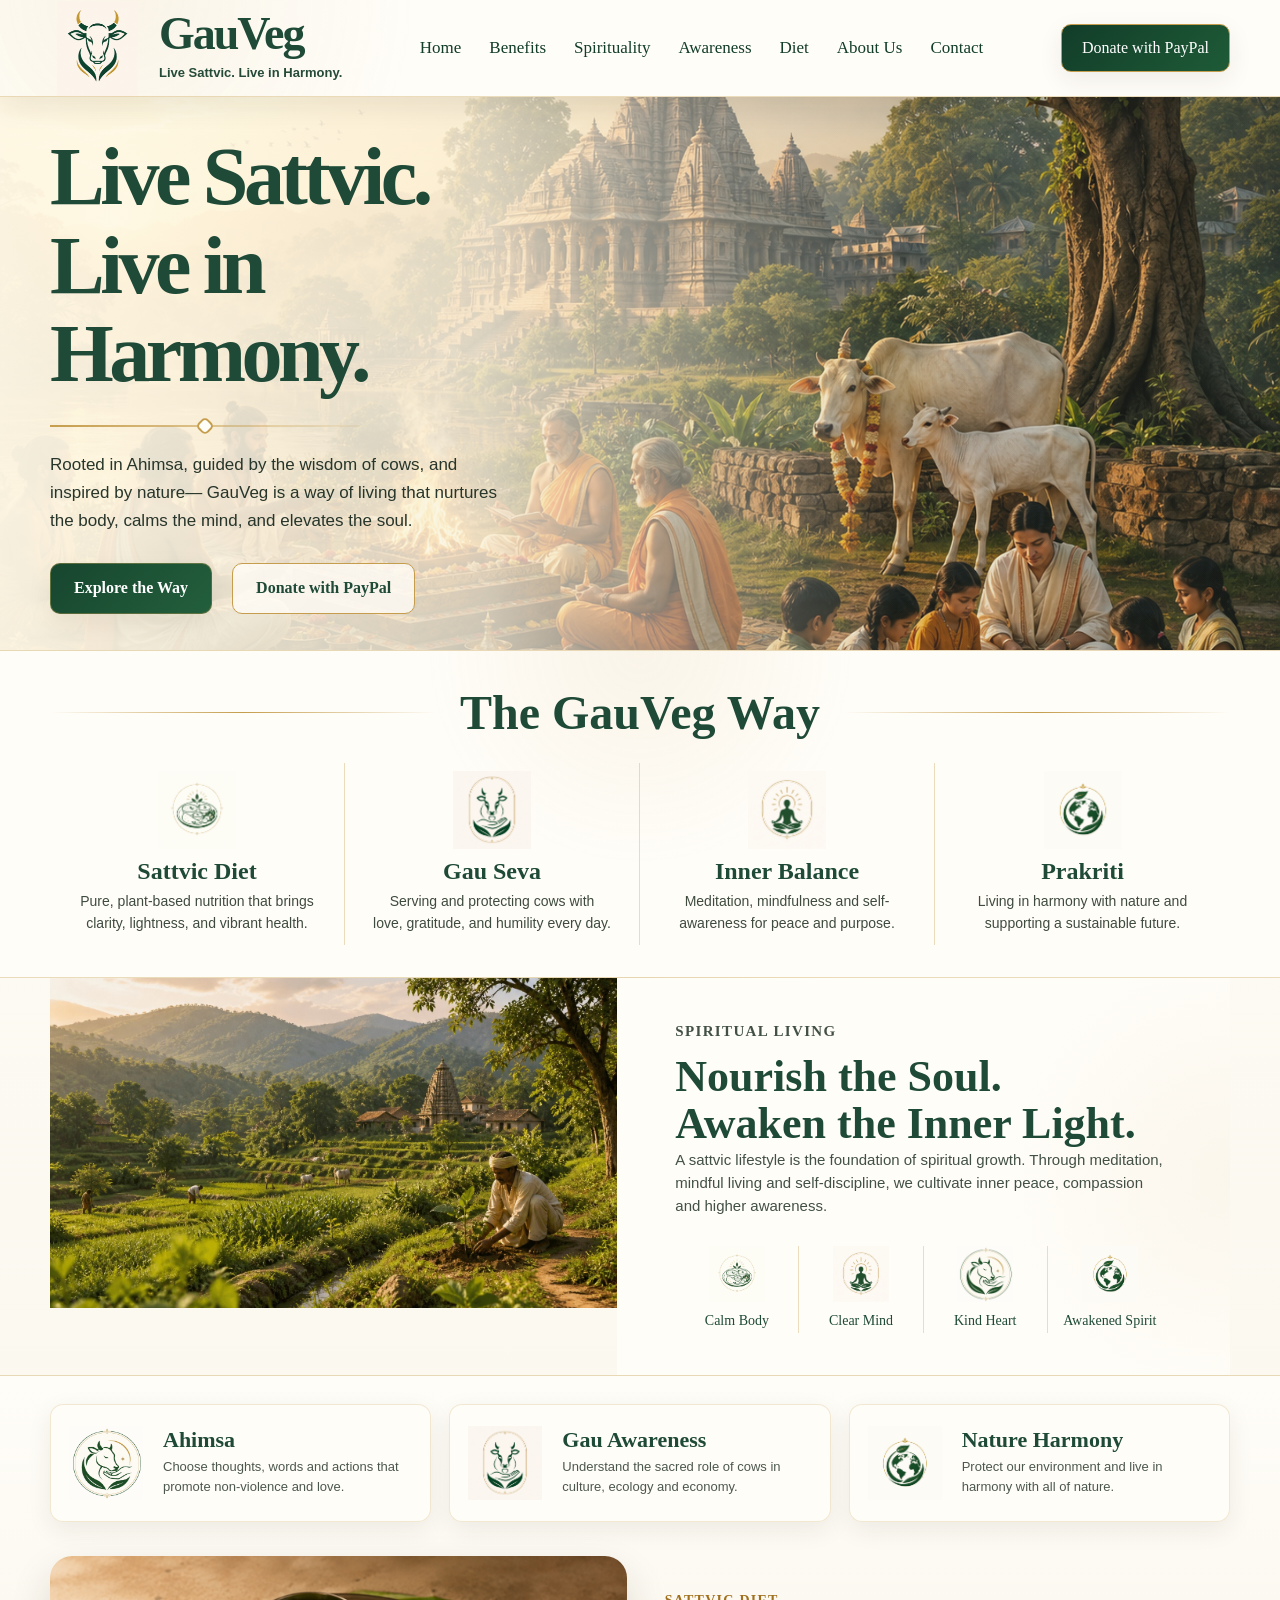
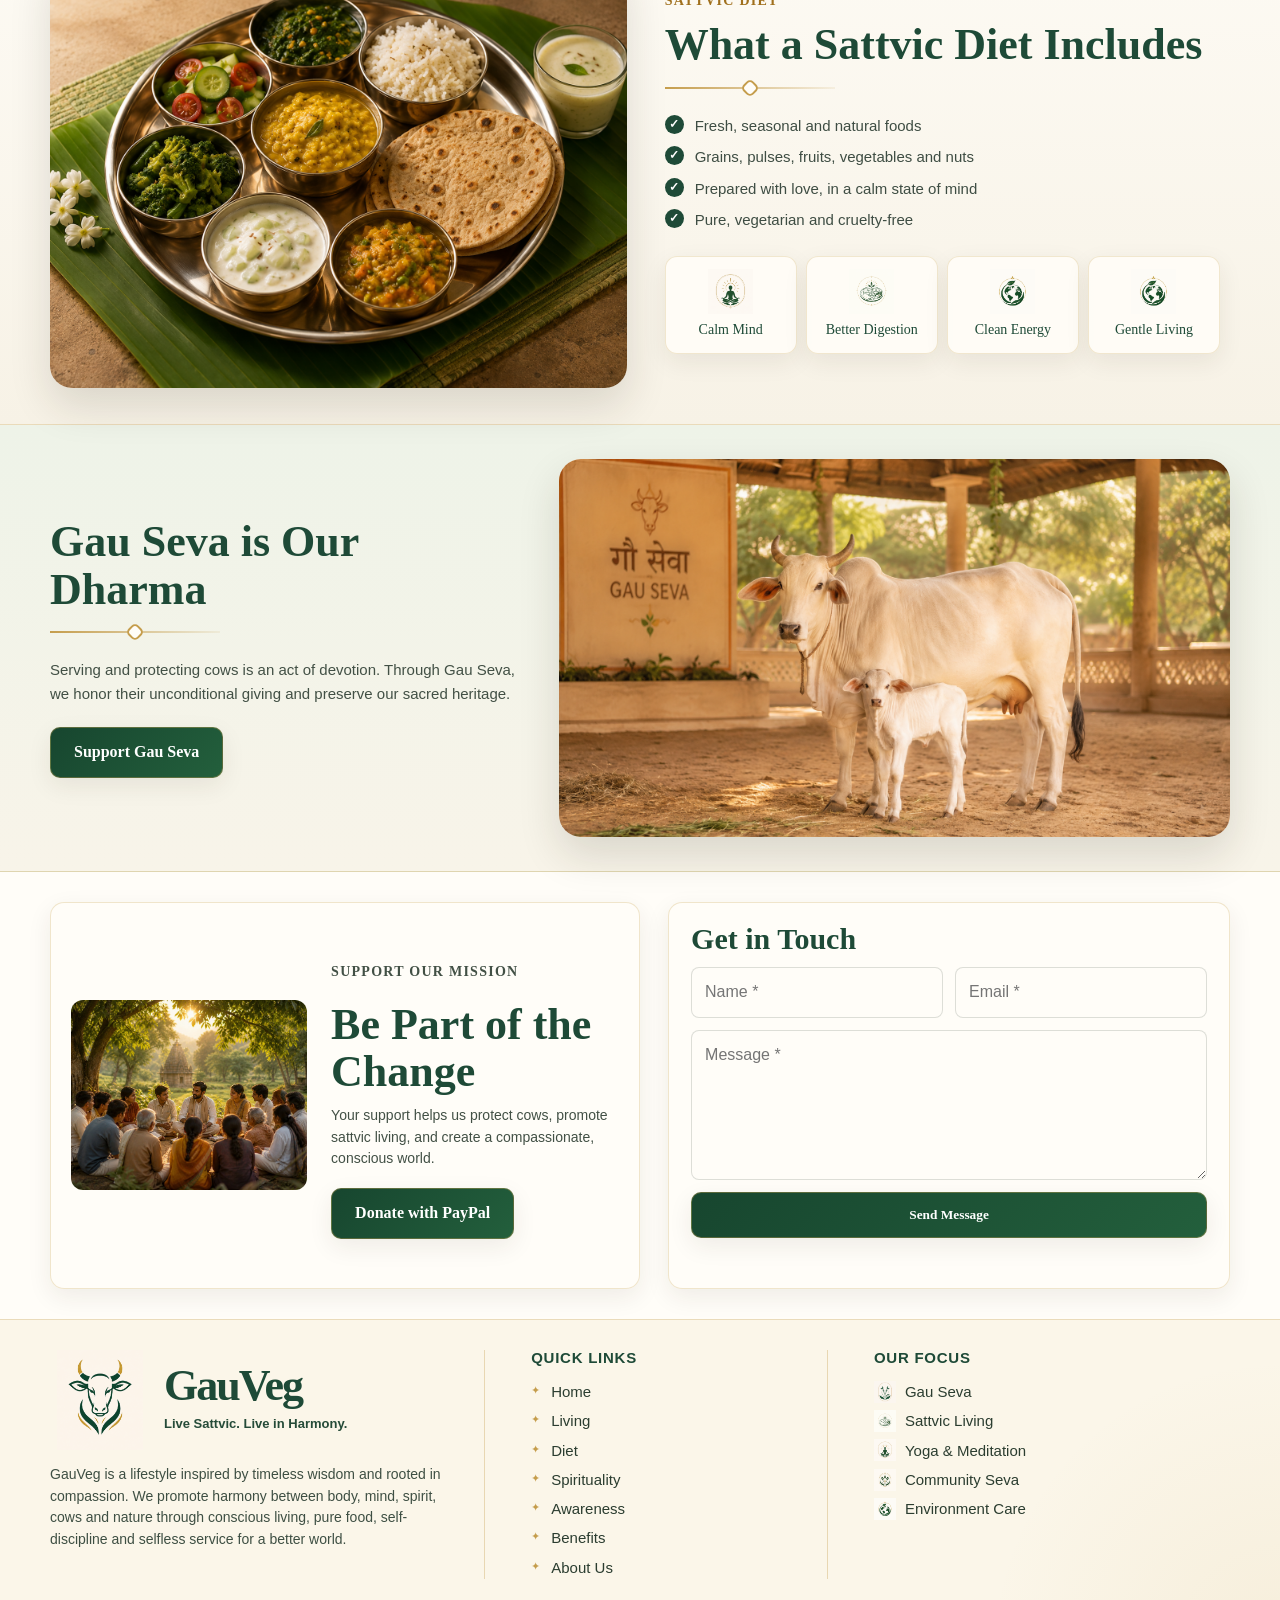
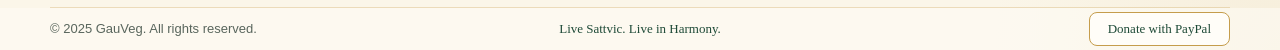
<file: index.html>
<!DOCTYPE html>
<html lang="en">
<head>
  <meta charset="UTF-8" />
  <meta name="viewport" content="width=device-width, initial-scale=1.0" />

  <title>GauVeg | Live Sattvic. Live in Harmony.</title>
  <meta name="description" content="GauVeg promotes sattvic living, Gau Seva, spiritual awareness, compassion, and harmony with nature." />

  <link rel="icon" href="assets/favicons/favicon-app-icon.png" sizes="any" />
  <link rel="icon" type="image/svg+xml" href="assets/favicons/favicon-app-icon.png" />
  <link rel="apple-touch-icon" href="assets/favicons/favicon-app-icon.png" />
  <link rel="stylesheet" href="styles.css" />
</head>

<body>
  <header class="site-header">
    <div class="container nav-shell">
      <a href="#home" class="brand" aria-label="GauVeg home">
        <img src="assets/logos/logo-header-emblem.png" alt="GauVeg cow logo" />
        <span>
          <strong>GauVeg</strong>
          <small>Live Sattvic. Live in Harmony.</small>
        </span>
      </a>

      <input type="checkbox" id="nav-toggle" class="nav-toggle" aria-label="Open navigation" />
      <label for="nav-toggle" class="hamburger" aria-hidden="true">
        <span></span><span></span><span></span>
      </label>

      <nav class="main-nav" aria-label="Primary navigation">
        <a href="#home">Home</a>
        <a href="#benefits">Benefits</a>
        <a href="#spirituality">Spirituality</a>
        <a href="#awareness">Awareness</a>
        <a href="#diet">Diet</a>
        <a href="#about">About Us</a>
        <a href="#contact">Contact</a>
      </nav>

      <a class="donate-nav" href="https://www.paypal.com/donate/?hosted_button_id=N2Q2J8TVBKBF2">
        Donate with PayPal
      </a>
    </div>
  </header>

  <main id="home">
    <section class="hero">
      <div class="hero-bg">
        <img src="assets/images/hero-landscape.jpg" alt="Temple landscape with peaceful cows and nature" />
      </div>

      <div class="container hero-content">
        <div class="hero-copy">
          <h1>Live Sattvic.<br />Live in Harmony.</h1>
          <div class="gold-rule" aria-hidden="true"><span></span></div>
          <p>
            Rooted in Ahimsa, guided by the wisdom of cows, and inspired by nature—
            GauVeg is a way of living that nurtures the body, calms the mind,
            and elevates the soul.
          </p>

          <div class="hero-actions">
            <a class="btn btn-primary" href="#benefits">Explore the Way</a>
            <a class="btn btn-secondary" href="https://www.paypal.com/donate/?hosted_button_id=N2Q2J8TVBKBF2">
              Donate with PayPal
            </a>
          </div>
        </div>
      </div>
    </section>

    <section id="benefits" class="way-section">
      <div class="container">
        <div class="section-title">
          <div class="line"></div>
          <h2>The GauVeg Way</h2>
          <div class="line"></div>
        </div>

        <div class="way-grid">
          <article>
            <img src="assets/icons/icon-sattvic-living.png" alt="" aria-hidden="true" />
            <h3>Sattvic Diet</h3>
            <p>Pure, plant-based nutrition that brings clarity, lightness, and vibrant health.</p>
          </article>

          <article>
            <img src="assets/icons/icon-gau-seva.png" alt="" aria-hidden="true" />
            <h3>Gau Seva</h3>
            <p>Serving and protecting cows with love, gratitude, and humility every day.</p>
          </article>

          <article>
            <img src="assets/icons/icon-yoga-meditation.png" alt="" aria-hidden="true" />
            <h3>Inner Balance</h3>
            <p>Meditation, mindfulness and self-awareness for peace and purpose.</p>
          </article>

          <article>
            <img src="assets/icons/icon-environment-care.png" alt="" aria-hidden="true" />
            <h3>Prakriti</h3>
            <p>Living in harmony with nature and supporting a sustainable future.</p>
          </article>
        </div>
      </div>
    </section>

    <section id="spirituality" class="spiritual-section panel-section">
      <div class="container split-panel">
        <div class="image-panel">
          <img src="assets/images/spirituality.jpg" alt="Meditation and sunrise in a spiritual landscape" />
        </div>

        <div class="copy-panel">
          <p class="eyebrow">Spiritual Living</p>
          <h2>Nourish the Soul.<br />Awaken the Inner Light.</h2>
          <p>
            A sattvic lifestyle is the foundation of spiritual growth. Through meditation,
            mindful living and self-discipline, we cultivate inner peace, compassion
            and higher awareness.
          </p>

          <div class="mini-icons">
            <div>
              <img src="assets/icons/icon-sattvic-living.png" alt="" aria-hidden="true" />
              <span>Calm Body</span>
            </div>
            <div>
              <img src="assets/icons/icon-yoga-meditation.png" alt="" aria-hidden="true" />
              <span>Clear Mind</span>
            </div>
            <div>
              <img src="assets/icons/icon-ahimsa.png" alt="" aria-hidden="true" />
              <span>Kind Heart</span>
            </div>
            <div>
              <img src="assets/icons/icon-environment-care.png" alt="" aria-hidden="true" />
              <span>Awakened Spirit</span>
            </div>
          </div>
        </div>
      </div>
    </section>

    <section id="awareness" class="awareness-diet-zone">
      <div class="container">
        <div class="awareness-cards">
          <article>
            <img src="assets/icons/icon-ahimsa.png" alt="" aria-hidden="true" />
            <div>
              <h3>Ahimsa</h3>
              <p>Choose thoughts, words and actions that promote non-violence and love.</p>
            </div>
          </article>

          <article>
            <img src="assets/icons/icon-gau-seva.png" alt="" aria-hidden="true" />
            <div>
              <h3>Gau Awareness</h3>
              <p>Understand the sacred role of cows in culture, ecology and economy.</p>
            </div>
          </article>

          <article>
            <img src="assets/icons/icon-environment-care.png" alt="" aria-hidden="true" />
            <div>
              <h3>Nature Harmony</h3>
              <p>Protect our environment and live in harmony with all of nature.</p>
            </div>
          </article>
        </div>

        <div id="diet" class="diet-row">
          <div class="diet-image">
            <img src="assets/images/sattvic-meal.png" alt="Sattvic vegetarian meal" />
          </div>

          <div class="diet-copy">
            <p class="eyebrow">Sattvic Diet</p>
            <h2>What a Sattvic Diet Includes</h2>
            <div class="gold-rule slim" aria-hidden="true"><span></span></div>

            <ul class="check-list">
              <li>Fresh, seasonal and natural foods</li>
              <li>Grains, pulses, fruits, vegetables and nuts</li>
              <li>Prepared with love, in a calm state of mind</li>
              <li>Pure, vegetarian and cruelty-free</li>
            </ul>

            <div class="diet-benefits">
              <article>
                <img src="assets/icons/icon-yoga-meditation.png" alt="" aria-hidden="true" />
                <span>Calm Mind</span>
              </article>
              <article>
                <img src="assets/icons/icon-sattvic-living.png" alt="" aria-hidden="true" />
                <span>Better Digestion</span>
              </article>
              <article>
                <img src="assets/icons/icon-environment-care.png" alt="" aria-hidden="true" />
                <span>Clean Energy</span>
              </article>
              <article>
                <img src="assets/icons/icon-environment-care.png" alt="" aria-hidden="true" />
                <span>Gentle Living</span>
              </article>
            </div>
          </div>
        </div>
      </div>
    </section>

    <section class="gau-section">
      <div class="container gau-row">
        <div class="gau-copy">
          <h2>Gau Seva is Our Dharma</h2>
          <div class="gold-rule slim" aria-hidden="true"><span></span></div>
          <p>
            Serving and protecting cows is an act of devotion. Through Gau Seva,
            we honor their unconditional giving and preserve our sacred heritage.
          </p>

          <a class="btn btn-primary" href="https://www.paypal.com/donate/?hosted_button_id=N2Q2J8TVBKBF2">
            Support Gau Seva
          </a>
        </div>

        <div class="gau-image">
          <img src="assets/images/gau-seva.jpg" alt="Cow and calf in a peaceful shelter" />
        </div>
      </div>
    </section>

    <section id="contact" class="support-contact">
      <div class="container support-contact-row">
        <div id="about" class="support-card">
          <div class="support-photo">
            <img src="assets/images/community.jpg" alt="Community gathering for conscious living" />
          </div>

          <div class="support-copy">
            <p class="eyebrow">Support Our Mission</p>
            <h2>Be Part of the Change</h2>
            <p>
              Your support helps us protect cows, promote sattvic living,
              and create a compassionate, conscious world.
            </p>
            <a class="btn btn-primary" href="https://www.paypal.com/donate/?hosted_button_id=N2Q2J8TVBKBF2">
              Donate with PayPal
            </a>
          </div>
        </div>

        <form id="contactForm" class="contact-form">
          <h2>Get in Touch</h2>
          <div class="field-row">
            <input type="text" name="name" placeholder="Name *" required />
            <input type="email" name="email" placeholder="Email *" required />
          </div>
          <textarea name="message" rows="5" placeholder="Message *" required></textarea>
          <button type="submit" class="btn btn-primary">Send Message</button>
          <p id="formStatus" class="form-status" aria-live="polite"></p>
        </form>
      </div>
    </section>
  </main>

  <footer class="site-footer">
    <div class="container footer-main">
      <div class="footer-about">
        <a class="footer-brand" href="#home">
          <img src="assets/logos/logo-header-emblem.png" alt="GauVeg logo" />
          <span>
            <strong>GauVeg</strong>
            <small>Live Sattvic. Live in Harmony.</small>
          </span>
        </a>

        <p>
          GauVeg is a lifestyle inspired by timeless wisdom and rooted in compassion.
          We promote harmony between body, mind, spirit, cows and nature through
          conscious living, pure food, self-discipline and selfless service for a better world.
        </p>
      </div>

      <div class="footer-links">
        <h3>Quick Links</h3>
        <a href="#home">Home</a>
        <a href="#benefits">Living</a>
        <a href="#diet">Diet</a>
        <a href="#spirituality">Spirituality</a>
        <a href="#awareness">Awareness</a>
        <a href="#benefits">Benefits</a>
        <a href="#about">About Us</a>
      </div>

      <div class="footer-focus">
        <h3>Our Focus</h3>
        <div><img src="assets/icons/icon-gau-seva.png" alt="" aria-hidden="true" /> Gau Seva</div>
        <div><img src="assets/icons/icon-sattvic-living.png" alt="" aria-hidden="true" /> Sattvic Living</div>
        <div><img src="assets/icons/icon-yoga-meditation.png" alt="" aria-hidden="true" /> Yoga &amp; Meditation</div>
        <div><img src="assets/icons/icon-community-seva.png" alt="" aria-hidden="true" /> Community Seva</div>
        <div><img src="assets/icons/icon-environment-care.png" alt="" aria-hidden="true" /> Environment Care</div>
      </div>
    </div>

    <div class="footer-bottom">
      <div class="container footer-bottom-inner">
        <p>© 2025 GauVeg. All rights reserved.</p>
        <p>Live Sattvic. Live in Harmony.</p>
        <a href="https://www.paypal.com/donate/?hosted_button_id=N2Q2J8TVBKBF2">
          Donate with PayPal
        </a>
      </div>
    </div>
  </footer>

  <script src="contact-form.js"></script>
</body>
</html>
</file>
<file: styles.css>
/* ==========================================================
   GauVeg Website V4
   Premium Indian organic editorial approach
   ========================================================== */

:root {
  --cream: #f7f2e6;
  --cream-2: #fffdf8;
  --warm: #efe4cc;
  --green: #1e4a37;
  --green-2: #123d29;
  --green-3: #6e8c6a;
  --gold: #c59d4c;
  --gold-2: #d9b66b;
  --ink: #233328;
  --muted: #5c6a5f;
  --line: rgba(197, 157, 76, 0.36);
  --shadow: 0 18px 42px rgba(45, 35, 20, 0.14);
  --soft-shadow: 0 8px 24px rgba(45, 35, 20, 0.08);
  --max: 1180px;
}

* {
  box-sizing: border-box;
}

html {
  scroll-behavior: smooth;
  scroll-padding-top: 92px;
}

body {
  margin: 0;
  color: var(--ink);
  background:
    radial-gradient(circle at top left, rgba(197, 157, 76, 0.12), transparent 28%),
    linear-gradient(180deg, #fffdf8 0%, #f7f2e6 100%);
  font-family: Arial, Helvetica, sans-serif;
  line-height: 1.55;
}

img {
  display: block;
  max-width: 100%;
}

a {
  color: inherit;
  text-decoration: none;
}

.container {
  width: min(var(--max), calc(100% - 36px));
  margin-inline: auto;
}

h1,
h2,
h3 {
  margin: 0;
  color: var(--green);
  font-family: Georgia, "Times New Roman", serif;
  line-height: 1.08;
}

p {
  margin: 0;
}

.site-header {
  position: sticky;
  top: 0;
  z-index: 50;
  background:
    radial-gradient(circle at 10% 0%, rgba(197, 157, 76, 0.09), transparent 25%),
    rgba(255, 253, 248, 0.96);
  border-bottom: 1px solid rgba(197, 157, 76, 0.35);
  box-shadow: 0 10px 26px rgba(34, 27, 18, 0.08);
  backdrop-filter: blur(16px);
}

.nav-shell {
  min-height: 88px;
  display: grid;
  grid-template-columns: auto 1fr auto;
  gap: 24px;
  align-items: center;
}

.brand {
  display: inline-flex;
  align-items: center;
  gap: 12px;
}

.brand img {
  width: 60px;
  height: 60px;
}

.brand span {
  display: grid;
}

.brand strong {
  color: var(--green);
  font-family: Georgia, "Times New Roman", serif;
  font-size: 41px;
  line-height: 0.9;
  letter-spacing: -0.035em;
}

.brand small {
  margin-top: 8px;
  color: #2d4e3a;
  font-size: 12px;
  font-weight: 700;
}

.main-nav {
  justify-self: center;
  display: flex;
  align-items: center;
  gap: clamp(16px, 2.3vw, 28px);
  color: var(--green-2);
  font-family: Georgia, "Times New Roman", serif;
  font-size: 17px;
}

.main-nav a {
  position: relative;
  padding: 8px 0;
}

.main-nav a::after {
  content: "";
  position: absolute;
  left: 50%;
  bottom: 0;
  width: 0;
  height: 2px;
  border-radius: 99px;
  background: var(--gold);
  transform: translateX(-50%);
  transition: width 0.22s ease;
}

.main-nav a:hover::after {
  width: 100%;
}

.donate-nav {
  justify-self: end;
  display: inline-flex;
  min-height: 44px;
  align-items: center;
  justify-content: center;
  padding: 11px 20px;
  border-radius: 10px;
  color: #fff;
  background: linear-gradient(135deg, var(--green-2), #1e5b37);
  border: 1px solid var(--gold);
  box-shadow: var(--soft-shadow);
  font-family: Georgia, "Times New Roman", serif;
  font-size: 16px;
}

.nav-toggle,
.hamburger {
  display: none;
}

.btn {
  display: inline-flex;
  min-height: 46px;
  align-items: center;
  justify-content: center;
  gap: 8px;
  padding: 12px 23px;
  border-radius: 10px;
  border: 1px solid transparent;
  font-weight: 700;
  font-family: Georgia, "Times New Roman", serif;
  transition: transform 0.22s ease, box-shadow 0.22s ease, filter 0.22s ease;
  cursor: pointer;
}

.btn:hover {
  transform: translateY(-2px);
  box-shadow: var(--shadow);
  filter: saturate(1.08);
}

.btn-primary {
  color: #fff;
  background: linear-gradient(135deg, #17462f, #235f3c);
  border-color: rgba(197, 157, 76, 0.38);
  box-shadow: var(--soft-shadow);
}

.btn-secondary {
  color: var(--green);
  background: rgba(255, 253, 248, 0.78);
  border-color: var(--gold);
}

/* Hero */

.hero {
  position: relative;
  min-height: 430px;
  overflow: hidden;
  border-bottom: 1px solid var(--line);
}

.hero-bg {
  position: absolute;
  inset: 0;
}

.hero-bg::after {
  content: "";
  position: absolute;
  inset: 0;
  background:
    linear-gradient(90deg, rgba(255, 248, 230, 0.96) 0%, rgba(255, 248, 230, 0.78) 38%, rgba(255, 248, 230, 0.08) 70%),
    linear-gradient(180deg, rgba(30, 74, 55, 0.03), rgba(30, 74, 55, 0.10));
}

.hero-bg img {
  width: 100%;
  height: 100%;
  object-fit: cover;
}

.hero-content {
  position: relative;
  z-index: 2;
  min-height: 430px;
  display: flex;
  align-items: center;
}

.hero-copy {
  max-width: 540px;
  padding: 36px 0;
}

.hero h1 {
  font-size: clamp(52px, 7vw, 82px);
  letter-spacing: -0.055em;
}

.hero p {
  max-width: 470px;
  color: #27352a;
  font-size: 17px;
  line-height: 1.65;
}

.hero-actions {
  display: flex;
  flex-wrap: wrap;
  gap: 20px;
  margin-top: 28px;
}

.gold-rule {
  position: relative;
  width: 310px;
  height: 18px;
  margin: 18px 0 16px;
}

.gold-rule::before {
  content: "";
  position: absolute;
  top: 8px;
  left: 0;
  right: 0;
  height: 2px;
  background: linear-gradient(90deg, var(--gold), rgba(197, 157, 76, 0.10));
}

.gold-rule span {
  position: absolute;
  left: 50%;
  top: 2px;
  width: 14px;
  height: 14px;
  border: 2px solid var(--gold);
  border-radius: 5px;
  background: var(--cream-2);
  transform: translateX(-50%) rotate(45deg);
}

.gold-rule.slim {
  width: 170px;
  margin: 10px 0 17px;
}

/* The GauVeg Way */

.way-section {
  padding: 36px 0 32px;
  background:
    radial-gradient(circle at center top, rgba(197, 157, 76, 0.09), transparent 30%),
    var(--cream-2);
  border-bottom: 1px solid var(--line);
}

.section-title {
  display: grid;
  grid-template-columns: 1fr auto 1fr;
  gap: 24px;
  align-items: center;
  margin-bottom: 25px;
}

.section-title .line {
  height: 1px;
  background: linear-gradient(90deg, transparent, var(--gold), transparent);
}

.section-title h2 {
  font-size: clamp(34px, 4vw, 48px);
  text-align: center;
}

.way-grid {
  display: grid;
  grid-template-columns: repeat(4, 1fr);
}

.way-grid article {
  min-height: 165px;
  padding: 8px 28px 10px;
  text-align: center;
  border-right: 1px solid rgba(197, 157, 76, 0.35);
}

.way-grid article:last-child {
  border-right: 0;
}

.way-grid img {
  width: 78px;
  height: 78px;
  margin: 0 auto 10px;
}

.way-grid h3 {
  margin-bottom: 6px;
  font-size: 24px;
}

.way-grid p {
  color: #3f4b3e;
  font-size: 14px;
}

/* Spiritual */

.panel-section {
  border-bottom: 1px solid var(--line);
}

.split-panel {
  display: grid;
  grid-template-columns: 1fr 1.08fr;
  align-items: stretch;
}

.image-panel {
  min-height: 300px;
}

.image-panel img {
  width: 100%;
  height: 100%;
  min-height: 300px;
  max-height: 330px;
  object-fit: cover;
}

.copy-panel {
  padding: 42px clamp(28px, 5vw, 58px);
  background:
    radial-gradient(circle at right, rgba(197, 157, 76, 0.07), transparent 35%),
    var(--cream-2);
}

.eyebrow {
  margin-bottom: 10px;
  color: #a0701d;
  font-family: Georgia, "Times New Roman", serif;
  font-size: 14px;
  font-weight: 700;
  letter-spacing: 0.09em;
  text-transform: uppercase;
}

.copy-panel h2,
.diet-copy h2,
.gau-copy h2,
.support-copy h2,
.contact-form h2 {
  font-size: clamp(30px, 3.8vw, 44px);
}

.copy-panel p,
.gau-copy p,
.support-copy p {
  max-width: 535px;
  color: #425045;
  font-size: 15px;
}

.mini-icons {
  display: grid;
  grid-template-columns: repeat(4, 1fr);
  gap: 0;
  margin-top: 28px;
}

.mini-icons div {
  text-align: center;
  border-right: 1px solid rgba(197, 157, 76, 0.33);
}

.mini-icons div:last-child {
  border-right: 0;
}

.mini-icons img {
  width: 56px;
  height: 56px;
  margin: 0 auto 6px;
}

.mini-icons span {
  color: var(--green);
  font-family: Georgia, "Times New Roman", serif;
  font-size: 14px;
}

/* Awareness + diet */

.awareness-diet-zone {
  background: linear-gradient(180deg, var(--cream-2), var(--cream));
  border-bottom: 1px solid var(--line);
}

.awareness-cards {
  display: grid;
  grid-template-columns: repeat(3, 1fr);
  gap: 18px;
  padding: 28px 0 24px;
}

.awareness-cards article {
  display: grid;
  grid-template-columns: 78px 1fr;
  gap: 16px;
  align-items: center;
  min-height: 118px;
  padding: 18px;
  border: 1px solid rgba(197, 157, 76, 0.22);
  border-radius: 13px;
  background: rgba(255, 253, 248, 0.90);
  box-shadow: var(--soft-shadow);
}

.awareness-cards img {
  width: 74px;
  height: 74px;
}

.awareness-cards h3 {
  margin-bottom: 5px;
  font-size: 22px;
}

.awareness-cards p {
  color: #4c584d;
  font-size: 13px;
}

.diet-row {
  display: grid;
  grid-template-columns: 1.02fr 1fr;
  gap: 38px;
  align-items: center;
  padding: 10px 0 36px;
}

.diet-image img {
  width: 100%;
  min-height: 290px;
  max-height: 330px;
  object-fit: cover;
  border-radius: 22px;
  box-shadow: var(--shadow);
}

.diet-copy {
  padding-right: 10px;
}

.check-list {
  display: grid;
  gap: 8px;
  margin: 0;
  padding: 0;
  list-style: none;
}

.check-list li {
  position: relative;
  padding-left: 30px;
  color: #3e4d43;
  font-size: 15px;
}

.check-list li::before {
  content: "✓";
  position: absolute;
  left: 0;
  top: 1px;
  width: 19px;
  height: 19px;
  display: grid;
  place-items: center;
  border-radius: 50%;
  color: #fff;
  background: var(--green);
  font-size: 12px;
  font-weight: 800;
}

.diet-benefits {
  display: grid;
  grid-template-columns: repeat(4, 1fr);
  gap: 9px;
  margin-top: 25px;
}

.diet-benefits article {
  min-height: 96px;
  padding: 12px 8px;
  display: grid;
  place-items: center;
  text-align: center;
  border: 1px solid rgba(197, 157, 76, 0.24);
  border-radius: 12px;
  background: rgba(255, 253, 248, 0.90);
  box-shadow: var(--soft-shadow);
}

.diet-benefits img {
  width: 45px;
  height: 45px;
  margin-bottom: 5px;
}

.diet-benefits span {
  color: var(--green);
  font-family: Georgia, "Times New Roman", serif;
  font-size: 14px;
}

/* Gau Seva */

.gau-section {
  padding: 34px 0;
  background: linear-gradient(180deg, #eef3e8, #f8f4e9);
  border-bottom: 1px solid var(--line);
}

.gau-row {
  display: grid;
  grid-template-columns: 0.82fr 1.18fr;
  gap: 42px;
  align-items: center;
}

.gau-copy p {
  margin-bottom: 22px;
}

.gau-image img {
  width: 100%;
  min-height: 270px;
  max-height: 305px;
  object-fit: cover;
  border-radius: 22px;
  box-shadow: var(--shadow);
}

/* Support + Contact */

.support-contact {
  padding: 30px 0;
  background: var(--cream-2);
  border-bottom: 1px solid var(--line);
}

.support-contact-row {
  display: grid;
  grid-template-columns: 1.05fr 1fr;
  gap: 28px;
  align-items: stretch;
}

.support-card,
.contact-form {
  border: 1px solid rgba(197, 157, 76, 0.26);
  border-radius: 14px;
  background: rgba(255, 253, 248, 0.92);
  box-shadow: var(--soft-shadow);
}

.support-card {
  display: grid;
  grid-template-columns: 0.82fr 1fr;
  gap: 24px;
  padding: 20px;
  align-items: center;
}

.support-photo img {
  width: 100%;
  min-height: 190px;
  object-fit: cover;
  border-radius: 12px;
}

.support-copy p {
  margin: 9px 0 18px;
  font-size: 14px;
}

.contact-form {
  display: grid;
  gap: 12px;
  padding: 20px 22px;
}

.contact-form h2 {
  font-size: 30px;
}

.field-row {
  display: grid;
  grid-template-columns: 1fr 1fr;
  gap: 12px;
}

.contact-form input,
.contact-form textarea {
  width: 100%;
  padding: 12px 13px;
  border: 1px solid rgba(66, 80, 69, 0.18);
  border-radius: 8px;
  background: #fffdf8;
  color: var(--ink);
  font: inherit;
  outline: none;
  transition: border-color 0.2s ease, box-shadow 0.2s ease;
}

.contact-form textarea {
  resize: vertical;
  min-height: 88px;
}

.contact-form input:focus,
.contact-form textarea:focus {
  border-color: rgba(197, 157, 76, 0.78);
  box-shadow: 0 0 0 4px rgba(197, 157, 76, 0.12);
}

.contact-form button {
  width: 100%;
}

.form-status {
  min-height: 18px;
  color: var(--muted);
  font-size: 13px;
  font-weight: 700;
}

.form-status.info { color: #9b6a1a; }
.form-status.success { color: #1d6b3f; }
.form-status.error { color: #b2362d; }

/* Footer */

.site-footer {
  background:
    radial-gradient(circle at right bottom, rgba(197, 157, 76, 0.09), transparent 22%),
    #fbf6e9;
}

.footer-main {
  display: grid;
  grid-template-columns: 1.1fr 0.75fr 0.9fr;
  gap: 46px;
  padding: 30px 0 28px;
  border-bottom: 1px solid rgba(197, 157, 76, 0.30);
}

.footer-about,
.footer-links {
  border-right: 1px solid rgba(197, 157, 76, 0.35);
  padding-right: 36px;
}

.footer-brand {
  display: inline-flex;
  align-items: center;
  gap: 12px;
  margin-bottom: 13px;
}

.footer-brand img {
  width: 66px;
  height: 66px;
}

.footer-brand span {
  display: grid;
}

.footer-brand strong {
  color: var(--green);
  font-family: Georgia, "Times New Roman", serif;
  font-size: 41px;
  line-height: 0.95;
}

.footer-brand small {
  margin-top: 7px;
  color: #2d4e3a;
  font-size: 13px;
  font-weight: 700;
}

.footer-about p {
  max-width: 430px;
  color: #3e4f43;
  font-size: 14px;
}

.footer-links,
.footer-focus {
  display: grid;
  align-content: start;
  gap: 6px;
}

.footer-links h3,
.footer-focus h3 {
  margin-bottom: 8px;
  color: var(--green);
  font-family: Arial, Helvetica, sans-serif;
  font-size: 15px;
  text-transform: uppercase;
  letter-spacing: 0.05em;
}

.footer-links a {
  position: relative;
  padding-left: 20px;
  color: #2b3d30;
  font-size: 15px;
}

.footer-links a::before {
  content: "✦";
  position: absolute;
  left: 0;
  color: var(--gold);
  font-size: 11px;
  top: 2px;
}

.footer-focus div {
  display: flex;
  align-items: center;
  gap: 9px;
  color: #2b3d30;
  font-size: 15px;
}

.footer-focus img {
  width: 22px;
  height: 22px;
  object-fit: contain;
}

.footer-bottom {
  background: rgba(255, 253, 248, 0.54);
}

.footer-bottom-inner {
  min-height: 42px;
  display: grid;
  grid-template-columns: 1fr auto 1fr;
  gap: 16px;
  align-items: center;
  color: #59665d;
  font-size: 13px;
}

.footer-bottom-inner p:nth-child(2) {
  justify-self: center;
  color: var(--green);
  font-family: Georgia, "Times New Roman", serif;
}

.footer-bottom-inner a {
  justify-self: end;
  display: inline-flex;
  min-height: 32px;
  align-items: center;
  justify-content: center;
  padding: 6px 18px;
  border: 1px solid var(--gold);
  border-radius: 8px;
  color: var(--green);
  background: #fffdf8;
  font-family: Georgia, "Times New Roman", serif;
}

/* Responsive */

@media (max-width: 1050px) {
  .main-nav {
    display: none;
  }

  .nav-shell {
    grid-template-columns: auto auto;
  }

  .donate-nav {
    display: none;
  }

  .hamburger {
    justify-self: end;
    width: 44px;
    height: 44px;
    display: grid;
    place-items: center;
    border: 1px solid rgba(197, 157, 76, 0.36);
    border-radius: 10px;
    background: #fffdf8;
    cursor: pointer;
  }

  .hamburger span {
    width: 22px;
    height: 2px;
    display: block;
    margin: 3px 0;
    background: var(--green);
    border-radius: 99px;
  }

  .nav-toggle:checked ~ .main-nav {
    grid-column: 1 / -1;
    display: flex;
    flex-direction: column;
    align-items: flex-start;
    justify-self: stretch;
    padding: 0 0 18px;
  }

  .way-grid,
  .split-panel,
  .diet-row,
  .gau-row,
  .support-contact-row,
  .footer-main {
    grid-template-columns: 1fr;
  }

  .way-grid article {
    border-right: 0;
    border-bottom: 1px solid rgba(197, 157, 76, 0.24);
  }

  .way-grid article:last-child {
    border-bottom: 0;
  }

  .awareness-cards {
    grid-template-columns: 1fr;
  }

  .footer-about,
  .footer-links {
    border-right: 0;
    border-bottom: 1px solid rgba(197, 157, 76, 0.28);
    padding-right: 0;
    padding-bottom: 24px;
  }
}

@media (max-width: 740px) {
  .container {
    width: min(var(--max), calc(100% - 28px));
  }

  .hero,
  .hero-content {
    min-height: 520px;
  }

  .hero-bg::after {
    background: linear-gradient(180deg, rgba(255, 248, 230, 0.96), rgba(255, 248, 230, 0.70));
  }

  .brand strong {
    font-size: 32px;
  }

  .brand img {
    width: 52px;
    height: 52px;
  }

  .hero h1 {
    font-size: 44px;
  }

  .mini-icons,
  .diet-benefits,
  .support-card,
  .field-row,
  .footer-bottom-inner {
    grid-template-columns: 1fr;
  }

  .footer-bottom-inner,
  .footer-bottom-inner p:nth-child(2),
  .footer-bottom-inner a {
    justify-self: center;
    text-align: center;
  }
}


/* ==========================================================
   VERSION 6 LOGO + IMAGE FIXES
   ----------------------------------------------------------
   Logo is now intentionally separate from text:
   - icon-only image
   - live HTML text for GauVeg and tagline
   This keeps the text bold, sharp, and easy to adjust.
   ========================================================== */

/* Header logo block */
.brand {
  display: inline-flex !important;
  align-items: center !important;
  gap: 14px !important;
}

.brand > span {
  display: grid !important;
}

.brand img {
  width: 95px !important;
  height: 95px !important;
  max-height: none !important;
  object-fit: contain !important;
  flex: 0 0 auto !important;
}

.brand strong {
  display: block !important;
  color: var(--green) !important;
  font-family: Georgia, "Times New Roman", serif !important;
  font-size: 46px !important;
  font-weight: 800 !important;
  line-height: 0.9 !important;
  letter-spacing: -0.045em !important;
}

.brand small {
  display: block !important;
  margin-top: 8px !important;
  color: #254b38 !important;
  font-size: 13px !important;
  font-weight: 800 !important;
}

.nav-shell {
  min-height: 96px !important;
}

/* Footer logo block */
.footer-brand {
  display: inline-flex !important;
  align-items: center !important;
  gap: 14px !important;
  margin-bottom: 14px !important;
}

.footer-brand > span {
  display: grid !important;
}

.footer-brand img {
  width: 100px !important;
  height: 100px !important;
  max-height: none !important;
  object-fit: contain !important;
  flex: 0 0 auto !important;
}

.footer-brand strong {
  display: block !important;
  color: var(--green) !important;
  font-family: Georgia, "Times New Roman", serif !important;
  font-size: 44px !important;
  font-weight: 800 !important;
  line-height: 0.9 !important;
  letter-spacing: -0.045em !important;
}

.footer-brand small {
  display: block !important;
  margin-top: 8px !important;
  color: #254b38 !important;
  font-size: 13px !important;
  font-weight: 800 !important;
}

/* Sattvic diet image: use actual photo without awkward cropping */
.diet-image {
  border-radius: 22px !important;
  overflow: hidden !important;
  background: rgba(255, 253, 248, 0.92) !important;
  box-shadow: var(--shadow) !important;
}

.diet-image img {
  width: 100% !important;
  height: auto !important;
  min-height: 0 !important;
  max-height: none !important;
  object-fit: contain !important;
  display: block !important;
  border-radius: 0 !important;
  box-shadow: none !important;
}

/* Gau Seva image: show full cow/calf image, avoid cutting off */
.gau-image {
  border-radius: 22px !important;
  overflow: hidden !important;
  background: rgba(255, 253, 248, 0.92) !important;
  box-shadow: var(--shadow) !important;
}

.gau-image img {
  width: 100% !important;
  height: auto !important;
  min-height: 0 !important;
  max-height: none !important;
  object-fit: contain !important;
  display: block !important;
  border-radius: 0 !important;
  box-shadow: none !important;
}

/* Mobile logo balance */
@media (max-width: 740px) {
  .brand img {
    width: 62px !important;
    height: 62px !important;
  }

  .brand strong {
    font-size: 34px !important;
  }

  .brand small {
    font-size: 11px !important;
  }

  .nav-shell {
    min-height: 82px !important;
  }

  .footer-brand img {
    width: 64px !important;
    height: 64px !important;
  }

  .footer-brand strong {
    font-size: 34px !important;
  }

  .footer-brand small {
    font-size: 11px !important;
  }
}

@media (max-width: 420px) {
  .brand {
    gap: 10px !important;
  }

  .brand img {
    width: 56px !important;
    height: 56px !important;
  }

  .brand strong {
    font-size: 30px !important;
  }

  .brand small {
    font-size: 10px !important;
  }
}
</file>
